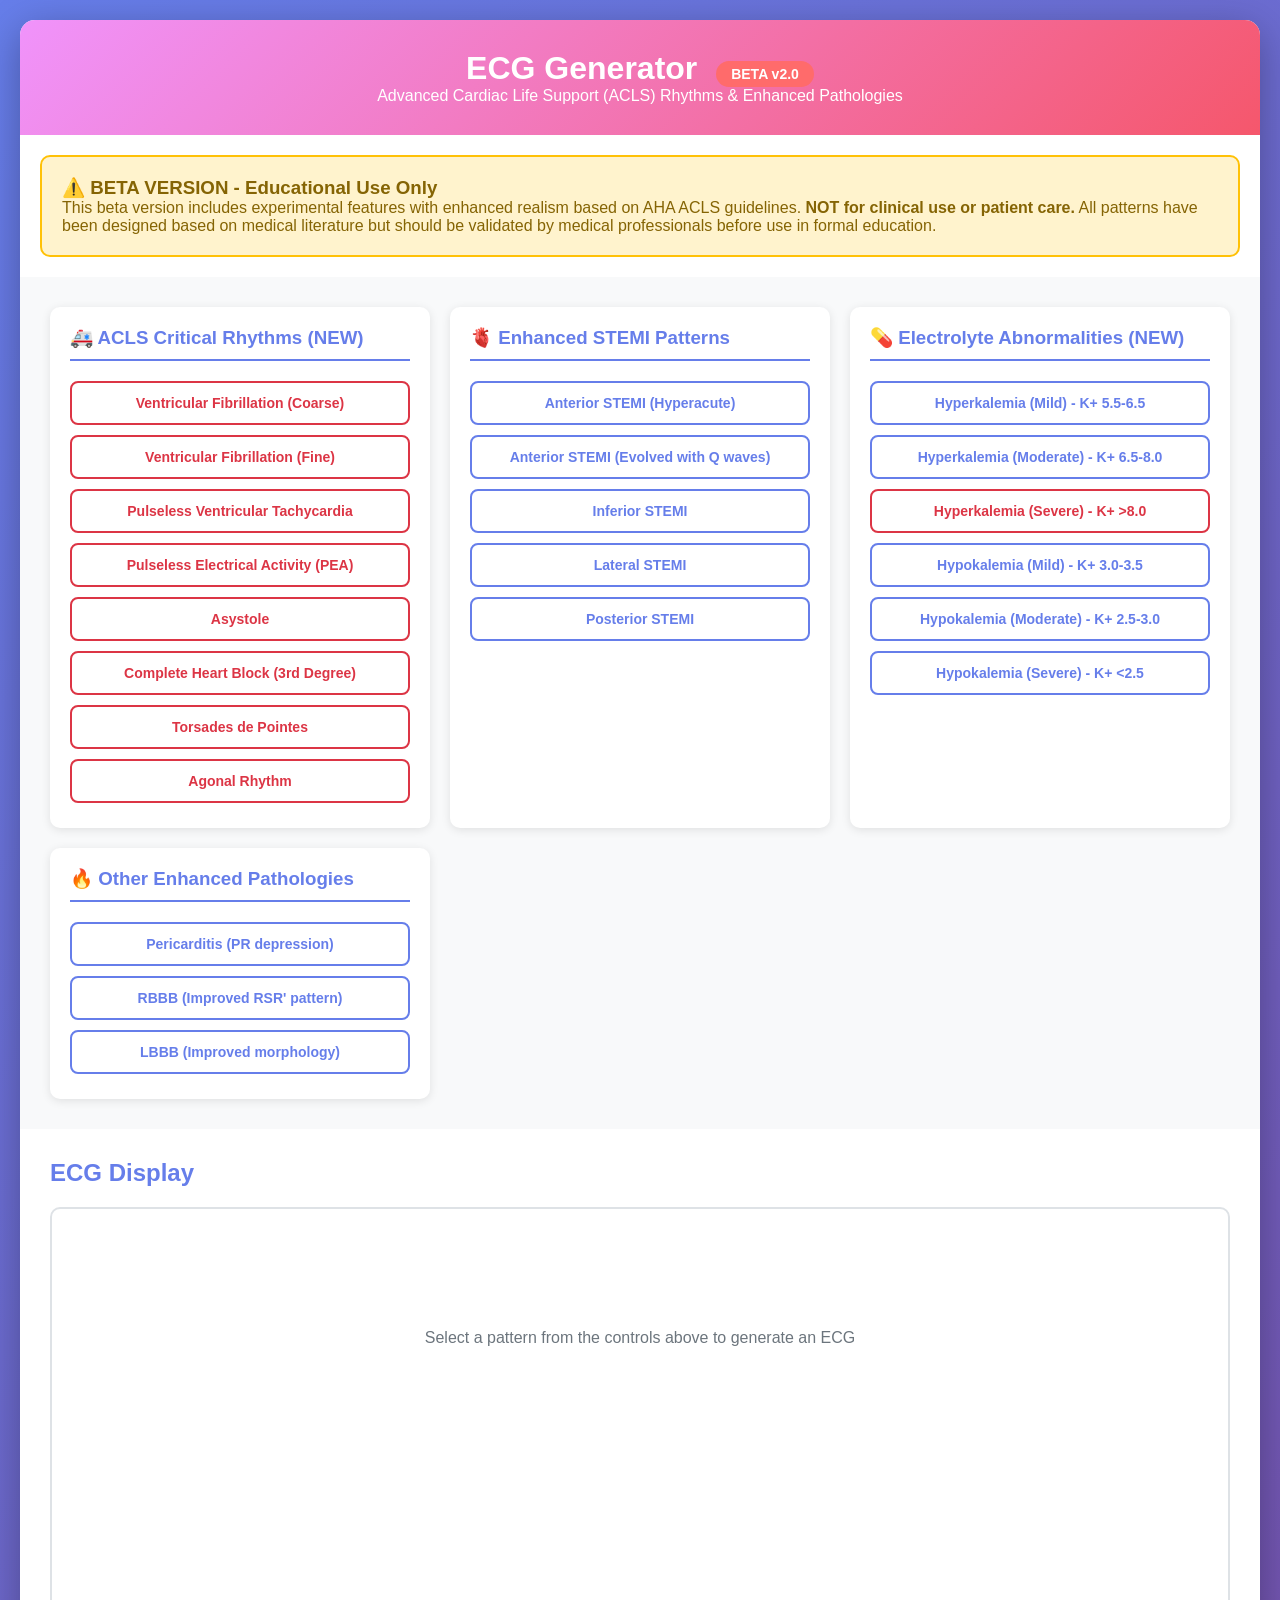
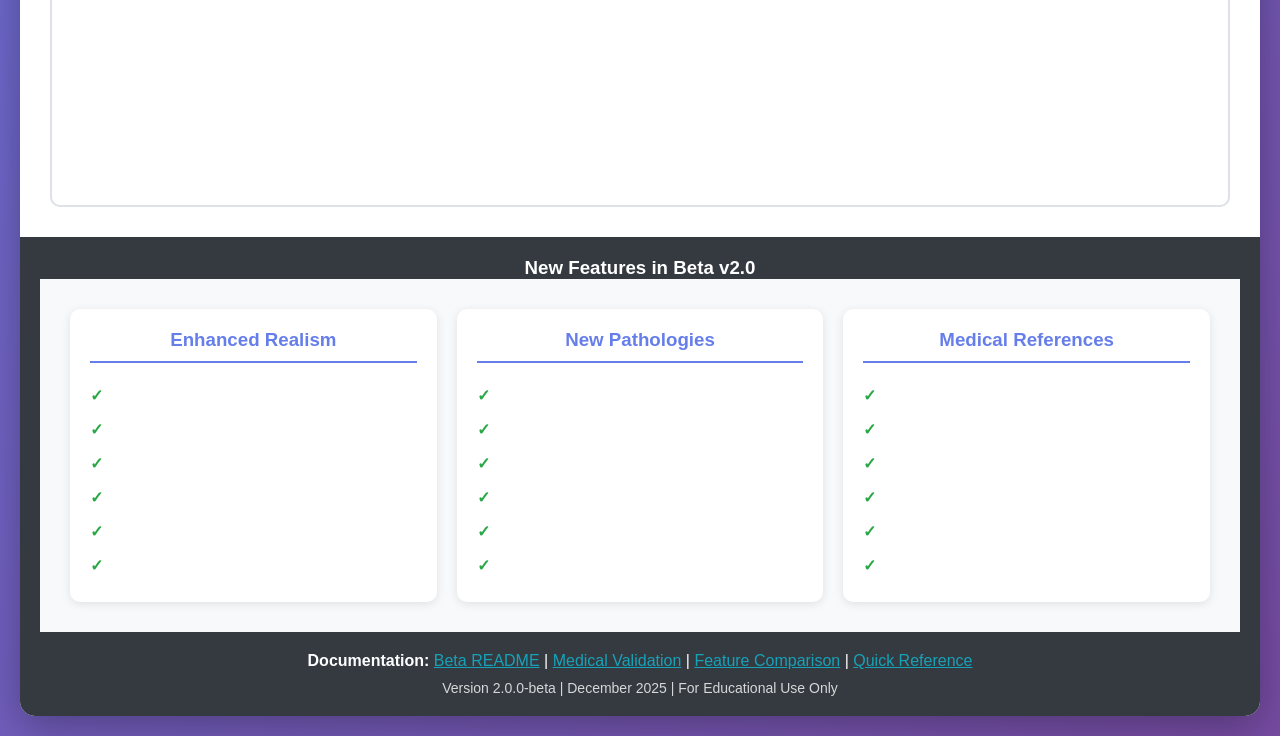
<file: demo-beta.html>
<!DOCTYPE html>
<html lang="pt-BR">
<head>
    <meta charset="UTF-8">
    <meta name="viewport" content="width=device-width, initial-scale=1.0">
    <title>ECG Generator BETA - ACLS Rhythms Demo</title>
    <style>
        * {
            margin: 0;
            padding: 0;
            box-sizing: border-box;
        }
        
        body {
            font-family: 'Segoe UI', Tahoma, Geneva, Verdana, sans-serif;
            background: linear-gradient(135deg, #667eea 0%, #764ba2 100%);
            padding: 20px;
            min-height: 100vh;
        }
        
        .container {
            max-width: 1400px;
            margin: 0 auto;
            background: white;
            border-radius: 15px;
            box-shadow: 0 10px 40px rgba(0,0,0,0.3);
            overflow: hidden;
        }
        
        .header {
            background: linear-gradient(135deg, #f093fb 0%, #f5576c 100%);
            color: white;
            padding: 30px;
            text-align: center;
        }
        
        .beta-badge {
            display: inline-block;
            background: #ff6b6b;
            color: white;
            padding: 5px 15px;
            border-radius: 20px;
            font-size: 14px;
            font-weight: bold;
            margin-left: 10px;
        }
        
        .warning {
            background: #fff3cd;
            border: 2px solid #ffc107;
            border-radius: 10px;
            padding: 20px;
            margin: 20px;
            color: #856404;
        }
        
        .controls {
            display: grid;
            grid-template-columns: repeat(auto-fit, minmax(300px, 1fr));
            gap: 20px;
            padding: 30px;
            background: #f8f9fa;
        }
        
        .control-group {
            background: white;
            padding: 20px;
            border-radius: 10px;
            box-shadow: 0 2px 10px rgba(0,0,0,0.1);
        }
        
        .control-group h3 {
            color: #667eea;
            margin-bottom: 15px;
            border-bottom: 2px solid #667eea;
            padding-bottom: 10px;
        }
        
        .pattern-btn {
            width: 100%;
            padding: 12px;
            margin: 5px 0;
            border: 2px solid #667eea;
            background: white;
            color: #667eea;
            border-radius: 8px;
            cursor: pointer;
            font-size: 14px;
            font-weight: 600;
            transition: all 0.3s;
        }
        
        .pattern-btn:hover {
            background: #667eea;
            color: white;
            transform: translateY(-2px);
            box-shadow: 0 4px 12px rgba(102, 126, 234, 0.4);
        }
        
        .pattern-btn.active {
            background: #667eea;
            color: white;
        }
        
        .critical {
            border-color: #dc3545;
            color: #dc3545;
        }
        
        .critical:hover {
            background: #dc3545;
            color: white;
        }
        
        .info-box {
            background: #e7f3ff;
            border-left: 4px solid #2196F3;
            padding: 15px;
            margin: 10px 0;
            border-radius: 5px;
        }
        
        .info-box h4 {
            color: #1976D2;
            margin-bottom: 5px;
        }
        
        .canvas-area {
            padding: 30px;
            background: white;
        }
        
        #ecg-display {
            border: 2px solid #dee2e6;
            border-radius: 10px;
            min-height: 600px;
            background: #fff;
            padding: 20px;
        }
        
        .pattern-info {
            background: #f8f9fa;
            padding: 20px;
            margin: 20px;
            border-radius: 10px;
            display: none;
        }
        
        .pattern-info.active {
            display: block;
        }
        
        .feature-list {
            list-style: none;
            padding: 0;
        }
        
        .feature-list li {
            padding: 8px 0;
            padding-left: 25px;
            position: relative;
        }
        
        .feature-list li:before {
            content: "✓";
            position: absolute;
            left: 0;
            color: #28a745;
            font-weight: bold;
        }
        
        .footer {
            background: #343a40;
            color: white;
            padding: 20px;
            text-align: center;
        }
    </style>
</head>
<body>
    <div class="container">
        <div class="header">
            <h1>ECG Generator <span class="beta-badge">BETA v2.0</span></h1>
            <p>Advanced Cardiac Life Support (ACLS) Rhythms & Enhanced Pathologies</p>
        </div>
        
        <div class="warning">
            <h3>⚠️ BETA VERSION - Educational Use Only</h3>
            <p>This beta version includes experimental features with enhanced realism based on AHA ACLS guidelines. 
            <strong>NOT for clinical use or patient care.</strong> All patterns have been designed based on medical 
            literature but should be validated by medical professionals before use in formal education.</p>
        </div>
        
        <div class="controls">
            <!-- ACLS Critical Rhythms -->
            <div class="control-group">
                <h3>🚑 ACLS Critical Rhythms (NEW)</h3>
                <button class="pattern-btn critical" onclick="showPattern('vfib-coarse')">
                    Ventricular Fibrillation (Coarse)
                </button>
                <button class="pattern-btn critical" onclick="showPattern('vfib-fine')">
                    Ventricular Fibrillation (Fine)
                </button>
                <button class="pattern-btn critical" onclick="showPattern('pulseless-vt')">
                    Pulseless Ventricular Tachycardia
                </button>
                <button class="pattern-btn critical" onclick="showPattern('pea')">
                    Pulseless Electrical Activity (PEA)
                </button>
                <button class="pattern-btn critical" onclick="showPattern('asystole')">
                    Asystole
                </button>
                <button class="pattern-btn critical" onclick="showPattern('complete-heart-block')">
                    Complete Heart Block (3rd Degree)
                </button>
                <button class="pattern-btn critical" onclick="showPattern('torsades')">
                    Torsades de Pointes
                </button>
                <button class="pattern-btn critical" onclick="showPattern('agonal')">
                    Agonal Rhythm
                </button>
            </div>
            
            <!-- Enhanced STEMI -->
            <div class="control-group">
                <h3>🫀 Enhanced STEMI Patterns</h3>
                <button class="pattern-btn" onclick="showPattern('stemi-anterior-acute')">
                    Anterior STEMI (Hyperacute)
                </button>
                <button class="pattern-btn" onclick="showPattern('stemi-anterior-evolved')">
                    Anterior STEMI (Evolved with Q waves)
                </button>
                <button class="pattern-btn" onclick="showPattern('stemi-inferior')">
                    Inferior STEMI
                </button>
                <button class="pattern-btn" onclick="showPattern('stemi-lateral')">
                    Lateral STEMI
                </button>
                <button class="pattern-btn" onclick="showPattern('stemi-posterior')">
                    Posterior STEMI
                </button>
            </div>
            
            <!-- Electrolyte Abnormalities -->
            <div class="control-group">
                <h3>💊 Electrolyte Abnormalities (NEW)</h3>
                <button class="pattern-btn" onclick="showPattern('hyperkalemia-mild')">
                    Hyperkalemia (Mild) - K+ 5.5-6.5
                </button>
                <button class="pattern-btn" onclick="showPattern('hyperkalemia-moderate')">
                    Hyperkalemia (Moderate) - K+ 6.5-8.0
                </button>
                <button class="pattern-btn critical" onclick="showPattern('hyperkalemia-severe')">
                    Hyperkalemia (Severe) - K+ >8.0
                </button>
                <button class="pattern-btn" onclick="showPattern('hypokalemia-mild')">
                    Hypokalemia (Mild) - K+ 3.0-3.5
                </button>
                <button class="pattern-btn" onclick="showPattern('hypokalemia-moderate')">
                    Hypokalemia (Moderate) - K+ 2.5-3.0
                </button>
                <button class="pattern-btn" onclick="showPattern('hypokalemia-severe')">
                    Hypokalemia (Severe) - K+ <2.5
                </button>
            </div>
            
            <!-- Other Pathologies -->
            <div class="control-group">
                <h3>🔥 Other Enhanced Pathologies</h3>
                <button class="pattern-btn" onclick="showPattern('pericarditis')">
                    Pericarditis (PR depression)
                </button>
                <button class="pattern-btn" onclick="showPattern('rbbb')">
                    RBBB (Improved RSR' pattern)
                </button>
                <button class="pattern-btn" onclick="showPattern('lbbb')">
                    LBBB (Improved morphology)
                </button>
            </div>
        </div>
        
        <div class="canvas-area">
            <h2 style="color: #667eea; margin-bottom: 20px;">ECG Display</h2>
            <div id="ecg-display">
                <p style="text-align: center; color: #6c757d; padding: 100px 20px;">
                    Select a pattern from the controls above to generate an ECG
                </p>
            </div>
        </div>
        
        <!-- Pattern Information Panels -->
        <div id="pattern-info-container"></div>
        
        <div class="footer">
            <h3>New Features in Beta v2.0</h3>
            <div class="controls">
                <div class="control-group">
                    <h3>Enhanced Realism</h3>
                    <ul class="feature-list">
                        <li>Asymmetric T waves (steeper upslope)</li>
                        <li>Heart rate variability</li>
                        <li>Improved QRS morphology</li>
                        <li>Realistic baseline wander</li>
                        <li>Powerline interference (60Hz)</li>
                        <li>Better ST segment transitions</li>
                    </ul>
                </div>
                <div class="control-group">
                    <h3>New Pathologies</h3>
                    <ul class="feature-list">
                        <li>7 ACLS critical rhythms</li>
                        <li>Hyperkalemia (3 severities)</li>
                        <li>Hypokalemia (3 severities)</li>
                        <li>Pericarditis with PR depression</li>
                        <li>Enhanced STEMI (hyperacute T)</li>
                        <li>Improved bundle blocks</li>
                    </ul>
                </div>
                <div class="control-group">
                    <h3>Medical References</h3>
                    <ul class="feature-list">
                        <li>AHA ACLS Guidelines 2020</li>
                        <li>ACC/AHA STEMI Guidelines</li>
                        <li>Dubin's ECG Interpretation</li>
                        <li>Braunwald's Heart Disease</li>
                        <li>PhysioNet ECG Database</li>
                        <li>Medical journal validation</li>
                    </ul>
                </div>
            </div>
            <p style="margin-top: 20px;">
                <strong>Documentation:</strong> 
                <a href="src-beta/README.md" style="color: #17a2b8;">Beta README</a> | 
                <a href="src-beta/VALIDATION.md" style="color: #17a2b8;">Medical Validation</a> | 
                <a href="src-beta/COMPARISON.md" style="color: #17a2b8;">Feature Comparison</a> | 
                <a href="src-beta/QUICK_REFERENCE.md" style="color: #17a2b8;">Quick Reference</a>
            </p>
            <p style="margin-top: 10px; font-size: 14px; opacity: 0.8;">
                Version 2.0.0-beta | December 2025 | For Educational Use Only
            </p>
        </div>
    </div>
    
    <script>
        // Pattern definitions with clinical information
        const patternInfo = {
            'vfib-coarse': {
                name: 'Ventricular Fibrillation (Coarse)',
                category: 'ACLS - Shockable',
                features: [
                    'Chaotic irregular waveform',
                    'Amplitude > 0.3 mV (3mm)',
                    'No discernible P, QRS, or T waves',
                    'Rate: Indeterminate'
                ],
                clinical: 'Immediate CPR and defibrillation required. More likely to respond to shock than fine VFib.',
                treatment: 'Defibrillation → CPR → Epinephrine → Amiodarone'
            },
            'vfib-fine': {
                name: 'Ventricular Fibrillation (Fine)',
                category: 'ACLS - Shockable',
                features: [
                    'Chaotic irregular waveform',
                    'Amplitude < 0.2 mV (2mm)',
                    'May resemble asystole',
                    'Confirm on multiple leads'
                ],
                clinical: 'Less likely to respond to defibrillation. May need epinephrine first to coarsen.',
                treatment: 'CPR → Epinephrine → Defibrillation'
            },
            'pulseless-vt': {
                name: 'Pulseless Ventricular Tachycardia',
                category: 'ACLS - Shockable',
                features: [
                    'Rate: 180-220 bpm',
                    'Wide QRS > 160ms',
                    'Regular rhythm',
                    'No pulse despite organized rhythm'
                ],
                clinical: 'Treat same as VFib - immediate defibrillation.',
                treatment: 'Defibrillation → CPR → Epinephrine → Amiodarone'
            },
            'pea': {
                name: 'Pulseless Electrical Activity',
                category: 'ACLS - Non-Shockable',
                features: [
                    'Organized electrical activity',
                    'No palpable pulse',
                    'Usually wide QRS',
                    'Rate typically 40-60 bpm'
                ],
                clinical: 'Find and treat reversible causes (H\'s and T\'s). Continue CPR.',
                treatment: 'CPR → Epinephrine → Treat cause (hypovolemia, tension pneumo, etc.)'
            },
            'asystole': {
                name: 'Asystole',
                category: 'ACLS - Non-Shockable',
                features: [
                    'Flat line',
                    'No electrical activity',
                    'Confirm on multiple leads',
                    'Check connections and gain'
                ],
                clinical: 'Worst prognosis. Confirm not a loose lead. Usually terminal rhythm.',
                treatment: 'CPR → Epinephrine → Treat reversible causes'
            },
            'complete-heart-block': {
                name: 'Complete Heart Block (3rd Degree)',
                category: 'Bradycardia/Block',
                features: [
                    'Complete AV dissociation',
                    'P waves: 75 bpm (independent)',
                    'QRS: 35 bpm (escape rhythm)',
                    'Wide QRS (ventricular escape)'
                ],
                clinical: 'May need temporary then permanent pacemaker. Risk of syncope.',
                treatment: 'Transcutaneous pacing → Permanent pacemaker'
            },
            'torsades': {
                name: 'Torsades de Pointes',
                category: 'Polymorphic VT',
                features: [
                    'Rate: 200-250 bpm',
                    'QRS "twists" around baseline',
                    'Varying amplitude and axis',
                    'Associated with long QT'
                ],
                clinical: 'Can degenerate into VFib. Associated with QT prolongation.',
                treatment: 'Magnesium sulfate 2g IV → Defibrillation if pulseless'
            },
            'agonal': {
                name: 'Agonal Rhythm',
                category: 'Pre-terminal',
                features: [
                    'Very slow rate < 20 bpm',
                    'Wide, bizarre QRS',
                    'Very irregular',
                    'Usually pre-terminal'
                ],
                clinical: 'Dying heart rhythm. Very poor prognosis.',
                treatment: 'Aggressive resuscitation, rarely successful'
            },
            'hyperkalemia-severe': {
                name: 'Severe Hyperkalemia',
                category: 'Electrolyte - EMERGENCY',
                features: [
                    'Potassium > 8.0 mEq/L',
                    'Sine wave pattern',
                    'Very wide QRS > 200ms',
                    'Absent P waves'
                ],
                clinical: 'LIFE THREATENING. Risk of asystole. Immediate treatment required.',
                treatment: 'Calcium gluconate → Insulin + Glucose → Dialysis'
            },
            'stemi-anterior-acute': {
                name: 'Acute Anterior STEMI',
                category: 'Acute Coronary Syndrome',
                features: [
                    'ST elevation in V1-V4 (>2mm)',
                    'Hyperacute peaked T waves',
                    'Reciprocal ST depression in II, III, aVF',
                    'Convex (tombstone) ST morphology'
                ],
                clinical: 'LAD occlusion. Time is muscle. Door-to-balloon < 90 minutes.',
                treatment: 'Aspirin → Antiplatelet → PCI or Fibrinolysis'
            }
        };
        
        function showPattern(patternId) {
            // Highlight active button
            document.querySelectorAll('.pattern-btn').forEach(btn => {
                btn.classList.remove('active');
            });
            event.target.classList.add('active');
            
            // Display pattern info
            const info = patternInfo[patternId];
            if (info) {
                displayPatternInfo(info);
            }
            
            // Display ECG (placeholder - would integrate with actual generator)
            const display = document.getElementById('ecg-display');
            display.innerHTML = `
                <div class="info-box">
                    <h4>${info ? info.name : patternId}</h4>
                    <p><strong>Category:</strong> ${info ? info.category : 'N/A'}</p>
                </div>
                <p style="text-align: center; padding: 50px; color: #6c757d;">
                    <strong>Pattern: ${patternId}</strong><br><br>
                    ECG visualization would appear here when integrated with the full beta generator.<br>
                    See documentation for implementation details.
                </p>
            `;
        }
        
        function displayPatternInfo(info) {
            const container = document.getElementById('pattern-info-container');
            container.innerHTML = `
                <div class="pattern-info active" style="margin: 20px;">
                    <h2 style="color: #667eea;">${info.name}</h2>
                    <p><strong>Category:</strong> ${info.category}</p>
                    
                    <h3 style="margin-top: 20px; color: #667eea;">Key Features:</h3>
                    <ul class="feature-list">
                        ${info.features.map(f => `<li>${f}</li>`).join('')}
                    </ul>
                    
                    <div class="info-box">
                        <h4>Clinical Significance</h4>
                        <p>${info.clinical}</p>
                    </div>
                    
                    <div class="info-box" style="background: #fff3cd; border-left-color: #ffc107;">
                        <h4 style="color: #856404;">Treatment Algorithm</h4>
                        <p style="color: #856404;">${info.treatment}</p>
                    </div>
                </div>
            `;
        }
    </script>
</body>
</html>
</file>
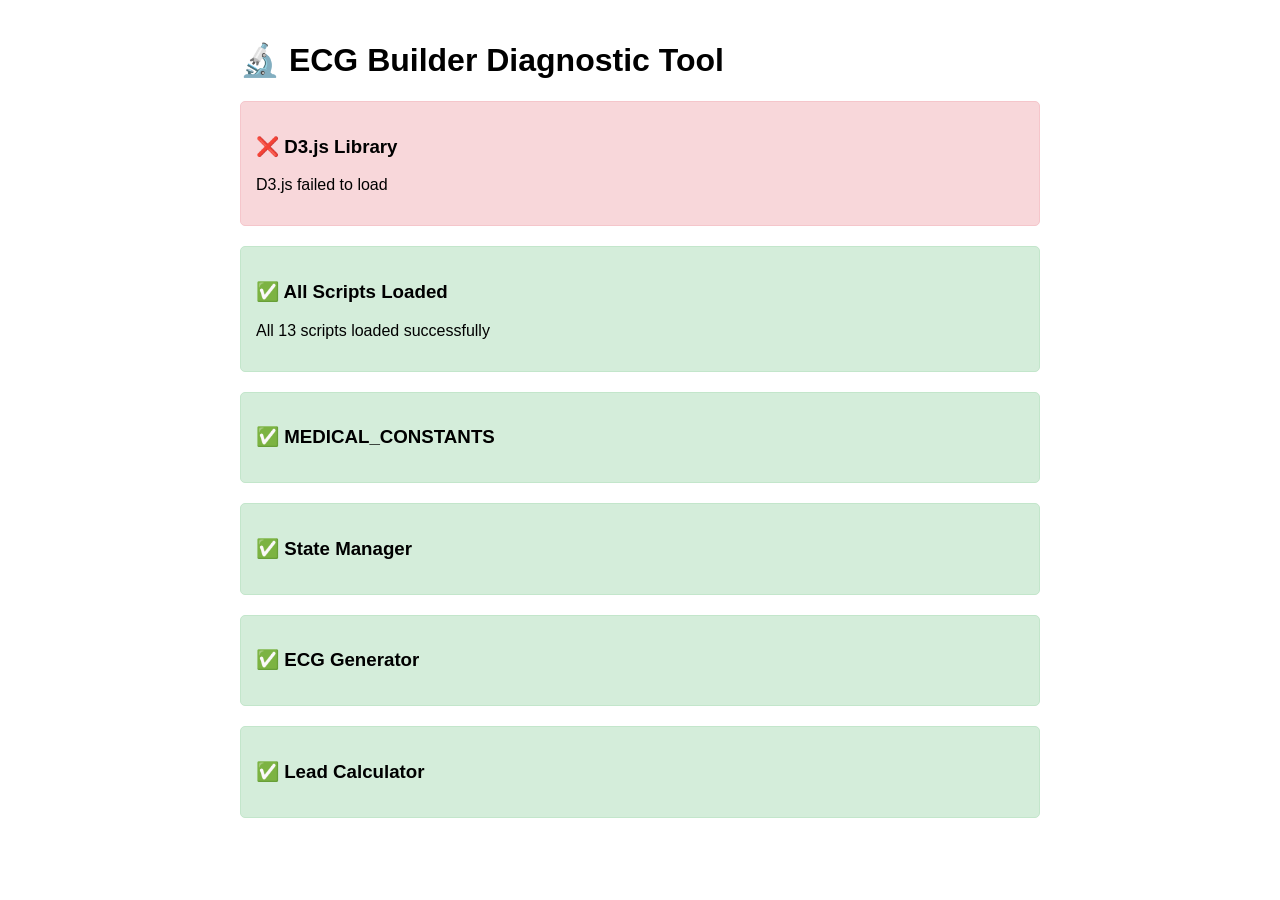
<file: diagnostic.html>
<!DOCTYPE html>
<html lang="en">
<head>
    <meta charset="UTF-8">
    <meta name="viewport" content="width=device-width, initial-scale=1.0">
    <title>ECG Builder Diagnostic</title>
    <script src="https://d3js.org/d3.v7.min.js"></script>
    <style>
        body {
            font-family: Arial, sans-serif;
            padding: 20px;
            max-width: 800px;
            margin: 0 auto;
        }
        .test {
            margin: 20px 0;
            padding: 15px;
            border: 1px solid #ddd;
            border-radius: 5px;
        }
        .pass { background: #d4edda; border-color: #c3e6cb; }
        .fail { background: #f8d7da; border-color: #f5c6cb; }
        .info { background: #d1ecf1; border-color: #bee5eb; }
        h2 { color: #333; }
        pre { background: #f5f5f5; padding: 10px; overflow-x: auto; }
        .error { color: red; font-weight: bold; }
    </style>
</head>
<body>
    <h1>🔬 ECG Builder Diagnostic Tool</h1>
    
    <div id="tests"></div>
    
    <script>
        const testsDiv = document.getElementById('tests');
        const results = [];
        
        function addTest(name, passed, message = '') {
            results.push({ name, passed, message });
            const div = document.createElement('div');
            div.className = `test ${passed ? 'pass' : 'fail'}`;
            div.innerHTML = `
                <h3>${passed ? '✅' : '❌'} ${name}</h3>
                ${message ? `<p>${message}</p>` : ''}
            `;
            testsDiv.appendChild(div);
        }
        
        function addInfo(title, content) {
            const div = document.createElement('div');
            div.className = 'test info';
            div.innerHTML = `
                <h3>ℹ️ ${title}</h3>
                <pre>${content}</pre>
            `;
            testsDiv.appendChild(div);
        }
        
        // Test 1: D3.js loaded
        addTest('D3.js Library', typeof d3 !== 'undefined', 
            typeof d3 !== 'undefined' ? `Version: ${d3.version}` : 'D3.js failed to load');
        
        // Load all scripts
        const scripts = [
            'src/utils/constants.js',
            'src/utils/state-manager.js',
            'src/core/ecg-generator.js',
            'src/core/lead-calculator.js',
            'src/core/grid-renderer.js',
            'src/models/arrhythmias.js',
            'src/models/pathologies.js',
            'src/components/parameter-panel.js',
            'src/components/ecg-canvas.js',
            'src/components/export-manager.js',
            'src/components/analysis-engine.js',
            'src/components/templates.js',
            'src/app.js'
        ];
        
        let loadedScripts = 0;
        const errors = [];
        
        scripts.forEach(src => {
            const script = document.createElement('script');
            script.src = src;
            script.onload = () => {
                loadedScripts++;
                checkComplete();
            };
            script.onerror = (e) => {
                errors.push(`Failed to load: ${src}`);
                loadedScripts++;
                checkComplete();
            };
            document.body.appendChild(script);
        });
        
        function checkComplete() {
            if (loadedScripts === scripts.length) {
                runTests();
            }
        }
        
        function runTests() {
            // Test 2: Scripts loaded
            addTest('All Scripts Loaded', errors.length === 0, 
                errors.length === 0 ? 'All 13 scripts loaded successfully' : errors.join('<br>'));
            
            // Test 3: Constants defined
            addTest('MEDICAL_CONSTANTS', typeof MEDICAL_CONSTANTS !== 'undefined');
            
            // Test 4: State Manager
            addTest('State Manager', typeof stateManager !== 'undefined');
            
            // Test 5: ECG Generator
            addTest('ECG Generator', typeof ecgGenerator !== 'undefined');
            
            // Test 6: Lead Calculator
            addTest('Lead Calculator', typeof leadCalculator !== 'undefined');
            
            // Test 7: Grid Renderer
            addTest('Grid Renderer', typeof gridRenderer !== 'undefined');
            
            // Test 8: ECG Canvas
            addTest('ECG Canvas', typeof ecgCanvas !== 'undefined');
            
            // Test 9: Try to generate ECG
            try {
                const params = stateManager.getParameters();
                const signal = ecgGenerator.generateECG(params, 2.5);
                addTest('ECG Generation', signal && signal.data && signal.data.length > 0,
                    `Generated ${signal.data.length} data points`);
            } catch (e) {
                addTest('ECG Generation', false, `Error: ${e.message}`);
                addInfo('Error Stack', e.stack);
            }
            
            // Test 10: Try to calculate leads
            try {
                const params = stateManager.getParameters();
                const baseSignal = ecgGenerator.generateECG(params, 2.5);
                const allLeads = leadCalculator.calculateAll12Leads(baseSignal, params);
                addTest('Lead Calculation', allLeads && Object.keys(allLeads).length === 12,
                    `Calculated ${Object.keys(allLeads).length} leads`);
                
                if (allLeads) {
                    addInfo('Available Leads', Object.keys(allLeads).join(', '));
                }
            } catch (e) {
                addTest('Lead Calculation', false, `Error: ${e.message}`);
                addInfo('Error Stack', e.stack);
            }
            
            // Test 11: Check for drawContinuousGrid
            try {
                const hasMethod = typeof gridRenderer.drawContinuousGrid === 'function';
                addTest('drawContinuousGrid Method', hasMethod);
            } catch (e) {
                addTest('drawContinuousGrid Method', false, `Error: ${e.message}`);
            }
            
            // Test 12: Try to render (requires DOM element)
            const testDiv = document.createElement('div');
            testDiv.id = 'test-canvas';
            testDiv.style.width = '800px';
            testDiv.style.height = '600px';
            document.body.appendChild(testDiv);
            
            try {
                const testRenderer = new ECGGridRenderer('test-canvas');
                testRenderer.initialize();
                addTest('Grid Renderer Initialization', testRenderer.svg !== null);
                
                // Try rendering continuous grid
                try {
                    testRenderer.drawContinuousGrid(800, 600);
                    addTest('Continuous Grid Rendering', true, 'Grid rendered successfully');
                } catch (e) {
                    addTest('Continuous Grid Rendering', false, `Error: ${e.message}`);
                    addInfo('Grid Error Stack', e.stack);
                }
            } catch (e) {
                addTest('Grid Renderer Initialization', false, `Error: ${e.message}`);
                addInfo('Init Error Stack', e.stack);
            }
            
            // Summary
            const passed = results.filter(r => r.passed).length;
            const total = results.length;
            const summaryDiv = document.createElement('div');
            summaryDiv.className = `test ${passed === total ? 'pass' : 'fail'}`;
            summaryDiv.innerHTML = `
                <h2>📊 Summary: ${passed}/${total} tests passed</h2>
            `;
            testsDiv.insertBefore(summaryDiv, testsDiv.firstChild);
        }
    </script>
</body>
</html>
</file>
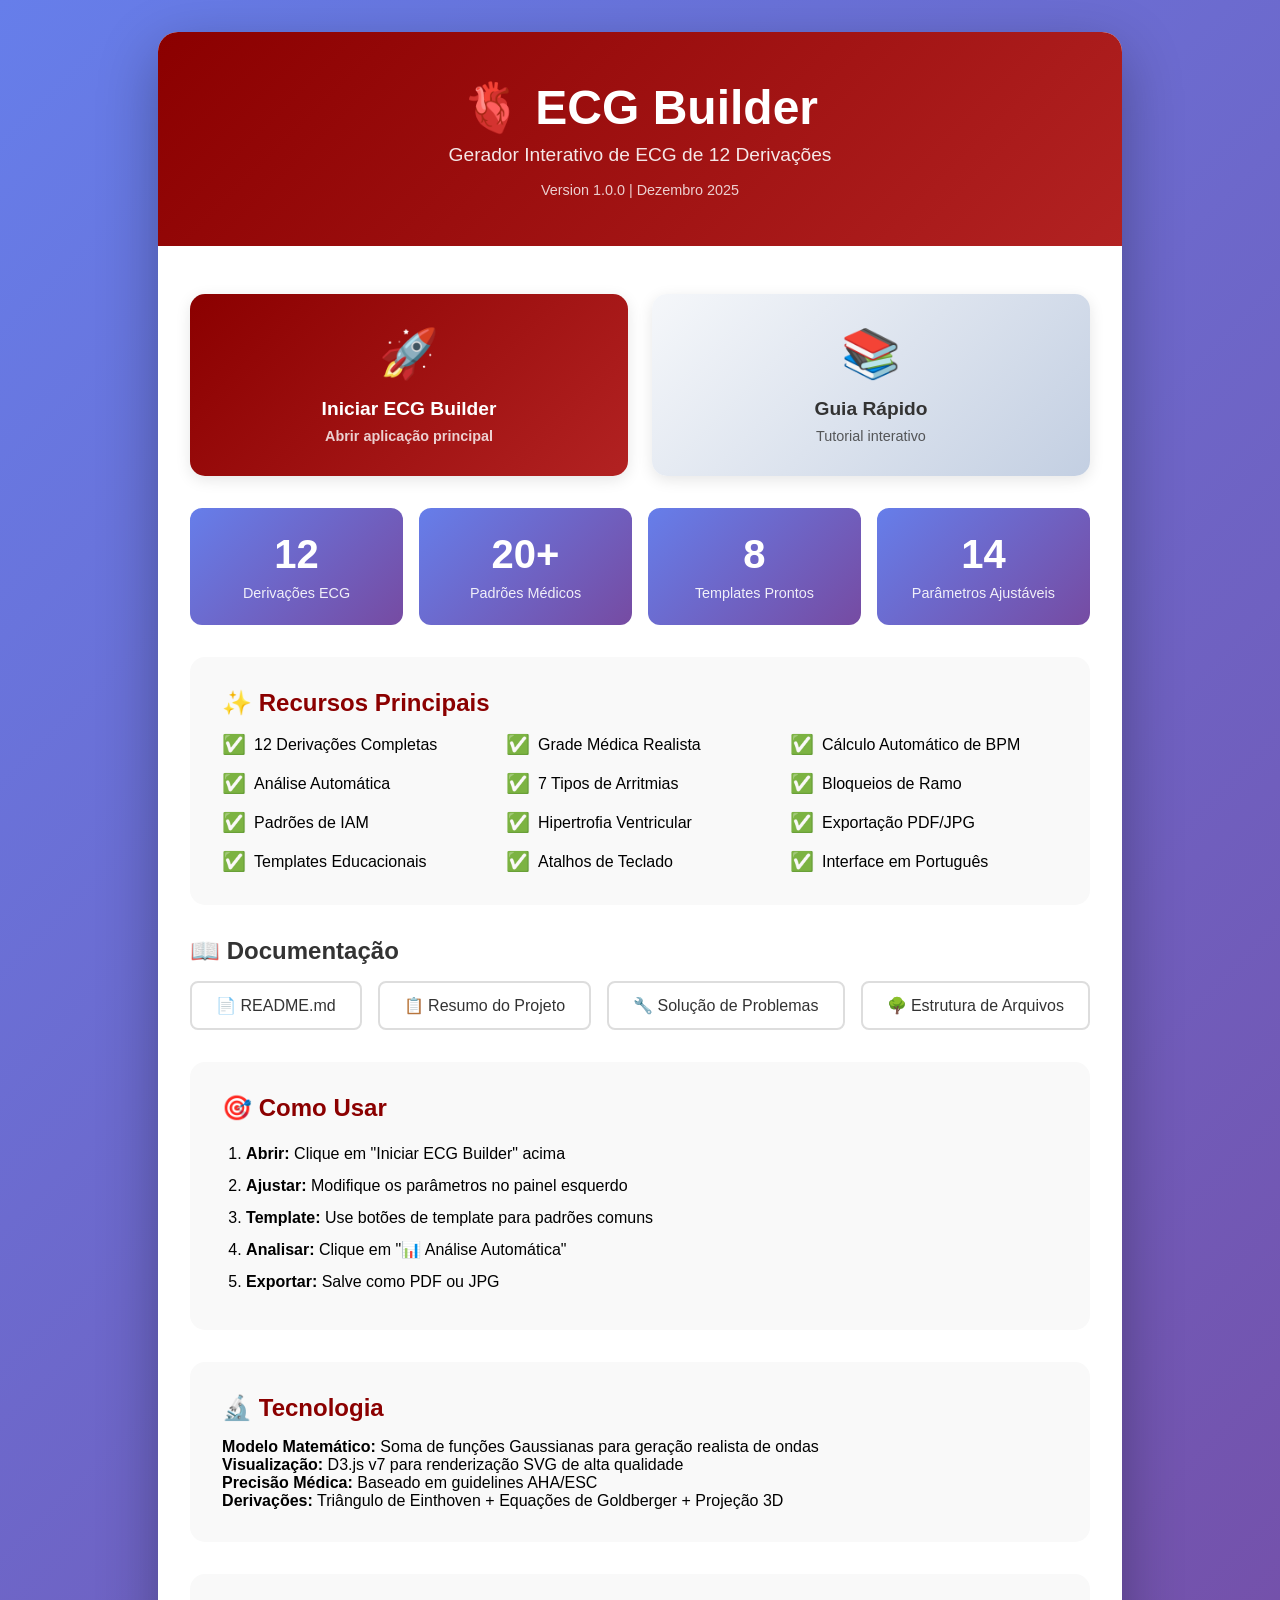
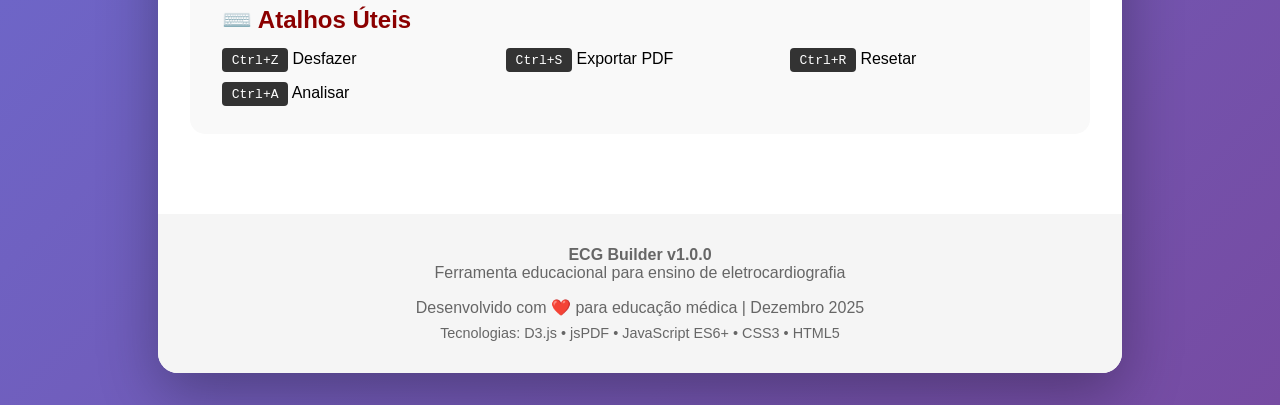
<file: home.html>
<!DOCTYPE html>
<html lang="pt-BR">
<head>
    <meta charset="UTF-8">
    <meta name="viewport" content="width=device-width, initial-scale=1.0">
    <title>ECG Builder - Home</title>
    <style>
        * { margin: 0; padding: 0; box-sizing: border-box; }
        body {
            font-family: -apple-system, BlinkMacSystemFont, 'Segoe UI', Roboto, sans-serif;
            background: linear-gradient(135deg, #667eea 0%, #764ba2 100%);
            min-height: 100vh;
            display: flex;
            align-items: center;
            justify-content: center;
            padding: 2rem;
        }
        .container {
            max-width: 1000px;
            background: white;
            border-radius: 20px;
            box-shadow: 0 20px 60px rgba(0,0,0,0.3);
            overflow: hidden;
        }
        .header {
            background: linear-gradient(135deg, #8B0000 0%, #B22222 100%);
            color: white;
            padding: 3rem 2rem;
            text-align: center;
        }
        .header h1 {
            font-size: 3rem;
            margin-bottom: 0.5rem;
        }
        .header .subtitle {
            font-size: 1.2rem;
            opacity: 0.9;
        }
        .header .version {
            margin-top: 1rem;
            font-size: 0.9rem;
            opacity: 0.8;
        }
        .content {
            padding: 3rem 2rem;
        }
        .btn-grid {
            display: grid;
            grid-template-columns: repeat(auto-fit, minmax(250px, 1fr));
            gap: 1.5rem;
            margin-bottom: 2rem;
        }
        .btn-large {
            display: flex;
            flex-direction: column;
            align-items: center;
            padding: 2rem;
            background: linear-gradient(135deg, #f5f7fa 0%, #c3cfe2 100%);
            border: none;
            border-radius: 15px;
            text-decoration: none;
            color: #333;
            transition: all 0.3s ease;
            box-shadow: 0 4px 15px rgba(0,0,0,0.1);
        }
        .btn-large:hover {
            transform: translateY(-5px);
            box-shadow: 0 8px 25px rgba(0,0,0,0.15);
        }
        .btn-large.primary {
            background: linear-gradient(135deg, #8B0000 0%, #B22222 100%);
            color: white;
            font-size: 1.1rem;
            font-weight: bold;
        }
        .btn-large .icon {
            font-size: 3rem;
            margin-bottom: 1rem;
        }
        .btn-large .title {
            font-size: 1.2rem;
            font-weight: 600;
            margin-bottom: 0.5rem;
        }
        .btn-large .desc {
            font-size: 0.9rem;
            opacity: 0.8;
            text-align: center;
        }
        .features {
            background: #f9f9f9;
            padding: 2rem;
            border-radius: 15px;
            margin: 2rem 0;
        }
        .features h2 {
            color: #8B0000;
            margin-bottom: 1rem;
        }
        .feature-list {
            display: grid;
            grid-template-columns: repeat(auto-fit, minmax(200px, 1fr));
            gap: 1rem;
        }
        .feature-item {
            display: flex;
            align-items: center;
            gap: 0.5rem;
        }
        .feature-item .check {
            color: #28a745;
            font-size: 1.2rem;
        }
        .docs-section {
            margin-top: 2rem;
        }
        .docs-section h2 {
            color: #333;
            margin-bottom: 1rem;
        }
        .doc-links {
            display: flex;
            flex-wrap: wrap;
            gap: 1rem;
        }
        .doc-link {
            padding: 0.8rem 1.5rem;
            background: white;
            border: 2px solid #ddd;
            border-radius: 8px;
            text-decoration: none;
            color: #333;
            transition: all 0.2s;
        }
        .doc-link:hover {
            border-color: #8B0000;
            color: #8B0000;
        }
        .stats {
            display: grid;
            grid-template-columns: repeat(auto-fit, minmax(150px, 1fr));
            gap: 1rem;
            margin: 2rem 0;
        }
        .stat {
            text-align: center;
            padding: 1.5rem;
            background: linear-gradient(135deg, #667eea 0%, #764ba2 100%);
            color: white;
            border-radius: 12px;
        }
        .stat .number {
            font-size: 2.5rem;
            font-weight: bold;
            margin-bottom: 0.5rem;
        }
        .stat .label {
            font-size: 0.9rem;
            opacity: 0.9;
        }
        footer {
            text-align: center;
            padding: 2rem;
            background: #f5f5f5;
            color: #666;
        }
        @media (max-width: 768px) {
            .header h1 { font-size: 2rem; }
            .btn-grid { grid-template-columns: 1fr; }
        }
    </style>
</head>
<body>
    <div class="container">
        <div class="header">
            <h1>🫀 ECG Builder</h1>
            <div class="subtitle">Gerador Interativo de ECG de 12 Derivações</div>
            <div class="version">Version 1.0.0 | Dezembro 2025</div>
        </div>

        <div class="content">
            <!-- Main Actions -->
            <div class="btn-grid">
                <a href="index.html" class="btn-large primary">
                    <div class="icon">🚀</div>
                    <div class="title">Iniciar ECG Builder</div>
                    <div class="desc">Abrir aplicação principal</div>
                </a>

                <a href="quick-start.html" class="btn-large">
                    <div class="icon">📚</div>
                    <div class="title">Guia Rápido</div>
                    <div class="desc">Tutorial interativo</div>
                </a>
            </div>

            <!-- Stats -->
            <div class="stats">
                <div class="stat">
                    <div class="number">12</div>
                    <div class="label">Derivações ECG</div>
                </div>
                <div class="stat">
                    <div class="number">20+</div>
                    <div class="label">Padrões Médicos</div>
                </div>
                <div class="stat">
                    <div class="number">8</div>
                    <div class="label">Templates Prontos</div>
                </div>
                <div class="stat">
                    <div class="number">14</div>
                    <div class="label">Parâmetros Ajustáveis</div>
                </div>
            </div>

            <!-- Features -->
            <div class="features">
                <h2>✨ Recursos Principais</h2>
                <div class="feature-list">
                    <div class="feature-item">
                        <span class="check">✅</span>
                        <span>12 Derivações Completas</span>
                    </div>
                    <div class="feature-item">
                        <span class="check">✅</span>
                        <span>Grade Médica Realista</span>
                    </div>
                    <div class="feature-item">
                        <span class="check">✅</span>
                        <span>Cálculo Automático de BPM</span>
                    </div>
                    <div class="feature-item">
                        <span class="check">✅</span>
                        <span>Análise Automática</span>
                    </div>
                    <div class="feature-item">
                        <span class="check">✅</span>
                        <span>7 Tipos de Arritmias</span>
                    </div>
                    <div class="feature-item">
                        <span class="check">✅</span>
                        <span>Bloqueios de Ramo</span>
                    </div>
                    <div class="feature-item">
                        <span class="check">✅</span>
                        <span>Padrões de IAM</span>
                    </div>
                    <div class="feature-item">
                        <span class="check">✅</span>
                        <span>Hipertrofia Ventricular</span>
                    </div>
                    <div class="feature-item">
                        <span class="check">✅</span>
                        <span>Exportação PDF/JPG</span>
                    </div>
                    <div class="feature-item">
                        <span class="check">✅</span>
                        <span>Templates Educacionais</span>
                    </div>
                    <div class="feature-item">
                        <span class="check">✅</span>
                        <span>Atalhos de Teclado</span>
                    </div>
                    <div class="feature-item">
                        <span class="check">✅</span>
                        <span>Interface em Português</span>
                    </div>
                </div>
            </div>

            <!-- Documentation Links -->
            <div class="docs-section">
                <h2>📖 Documentação</h2>
                <div class="doc-links">
                    <a href="README.md" class="doc-link">📄 README.md</a>
                    <a href="PROJECT_SUMMARY.md" class="doc-link">📋 Resumo do Projeto</a>
                    <a href="TROUBLESHOOTING.md" class="doc-link">🔧 Solução de Problemas</a>
                    <a href="FILE_TREE.md" class="doc-link">🌳 Estrutura de Arquivos</a>
                </div>
            </div>

            <!-- Quick Info -->
            <div class="features" style="margin-top: 2rem;">
                <h2>🎯 Como Usar</h2>
                <ol style="margin-left: 1.5rem; line-height: 2;">
                    <li><strong>Abrir:</strong> Clique em "Iniciar ECG Builder" acima</li>
                    <li><strong>Ajustar:</strong> Modifique os parâmetros no painel esquerdo</li>
                    <li><strong>Template:</strong> Use botões de template para padrões comuns</li>
                    <li><strong>Analisar:</strong> Clique em "📊 Análise Automática"</li>
                    <li><strong>Exportar:</strong> Salve como PDF ou JPG</li>
                </ol>
            </div>

            <!-- Technical Info -->
            <div class="features" style="margin-top: 2rem;">
                <h2>🔬 Tecnologia</h2>
                <p><strong>Modelo Matemático:</strong> Soma de funções Gaussianas para geração realista de ondas</p>
                <p><strong>Visualização:</strong> D3.js v7 para renderização SVG de alta qualidade</p>
                <p><strong>Precisão Médica:</strong> Baseado em guidelines AHA/ESC</p>
                <p><strong>Derivações:</strong> Triângulo de Einthoven + Equações de Goldberger + Projeção 3D</p>
            </div>

            <!-- Keyboard Shortcuts -->
            <div class="features" style="margin-top: 2rem;">
                <h2>⌨️ Atalhos Úteis</h2>
                <div style="display: grid; grid-template-columns: repeat(auto-fit, minmax(200px, 1fr)); gap: 1rem;">
                    <div><code style="background: #333; color: white; padding: 0.3rem 0.6rem; border-radius: 4px;">Ctrl+Z</code> Desfazer</div>
                    <div><code style="background: #333; color: white; padding: 0.3rem 0.6rem; border-radius: 4px;">Ctrl+S</code> Exportar PDF</div>
                    <div><code style="background: #333; color: white; padding: 0.3rem 0.6rem; border-radius: 4px;">Ctrl+R</code> Resetar</div>
                    <div><code style="background: #333; color: white; padding: 0.3rem 0.6rem; border-radius: 4px;">Ctrl+A</code> Analisar</div>
                </div>
            </div>
        </div>

        <footer>
            <p><strong>ECG Builder v1.0.0</strong></p>
            <p>Ferramenta educacional para ensino de eletrocardiografia</p>
            <p style="margin-top: 1rem;">Desenvolvido com ❤️ para educação médica | Dezembro 2025</p>
            <p style="margin-top: 0.5rem; font-size: 0.9rem;">
                Tecnologias: D3.js • jsPDF • JavaScript ES6+ • CSS3 • HTML5
            </p>
        </footer>
    </div>
</body>
</html>
</file>
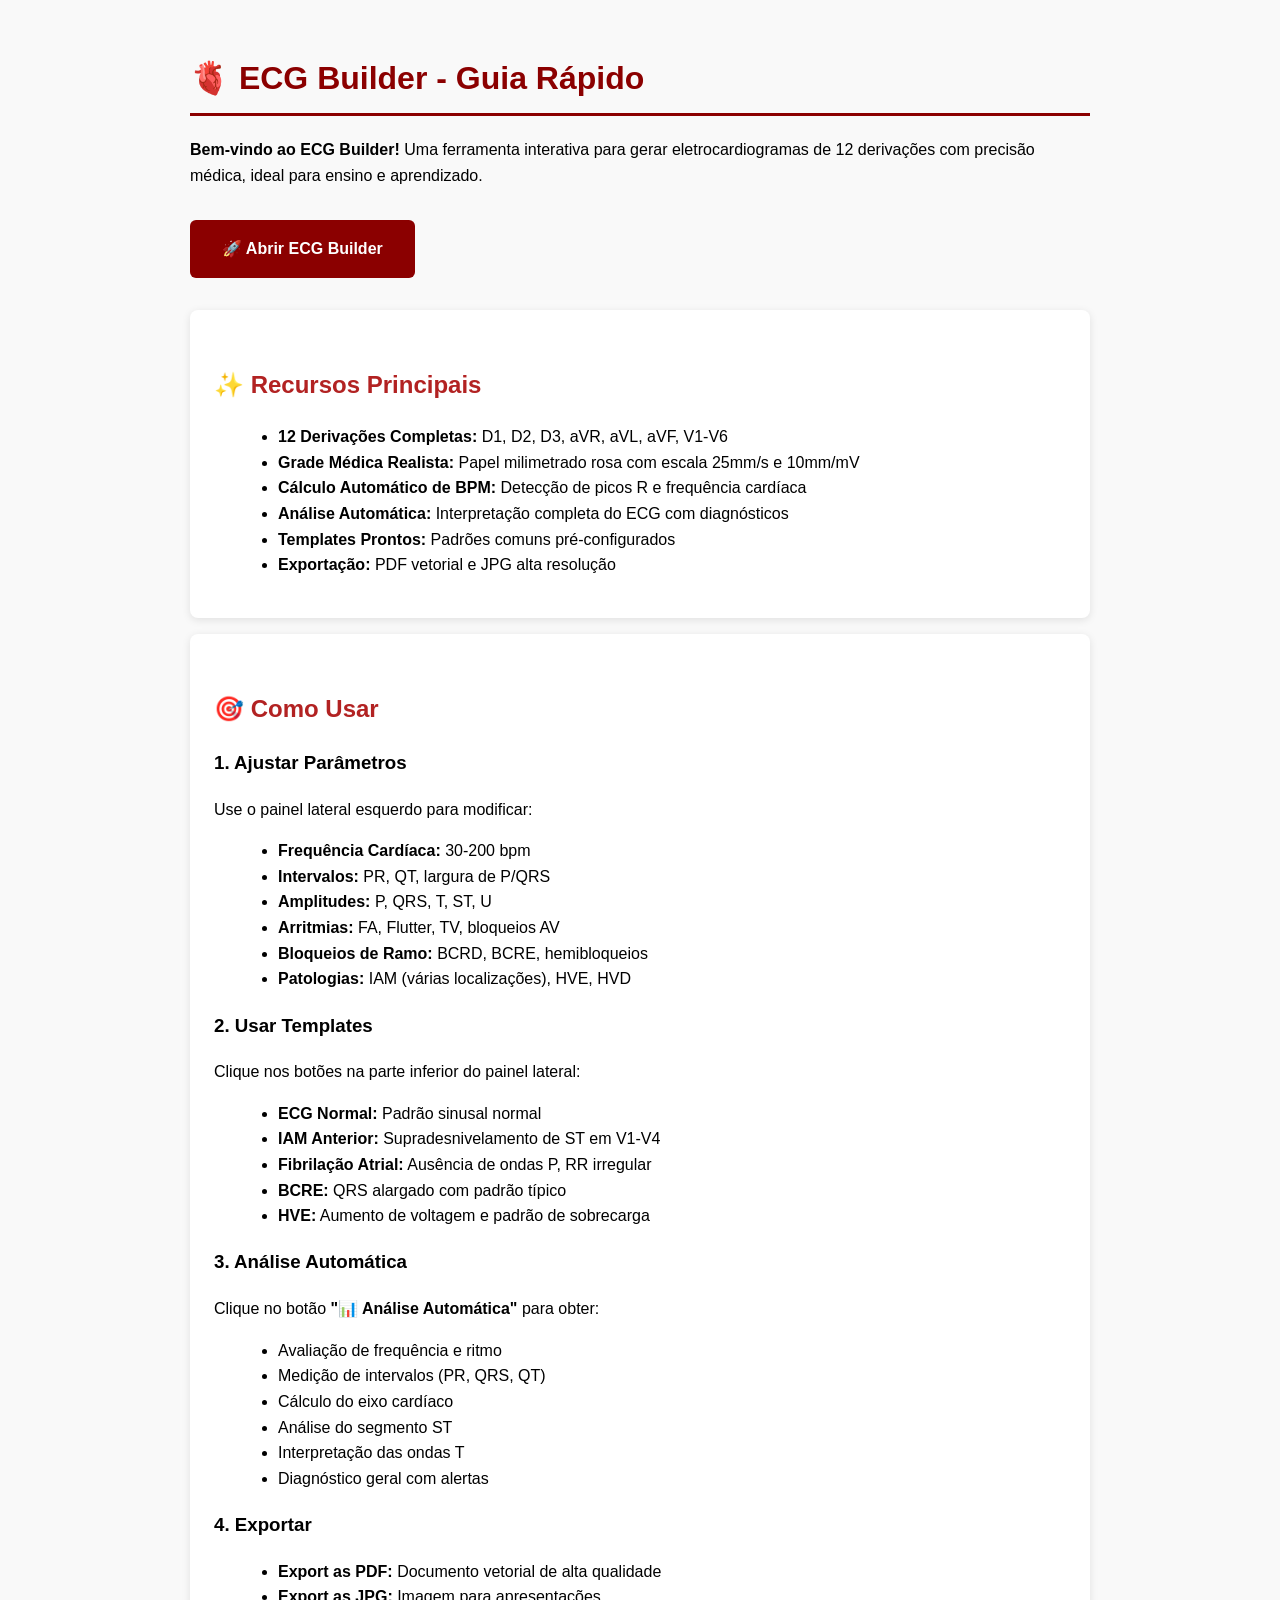
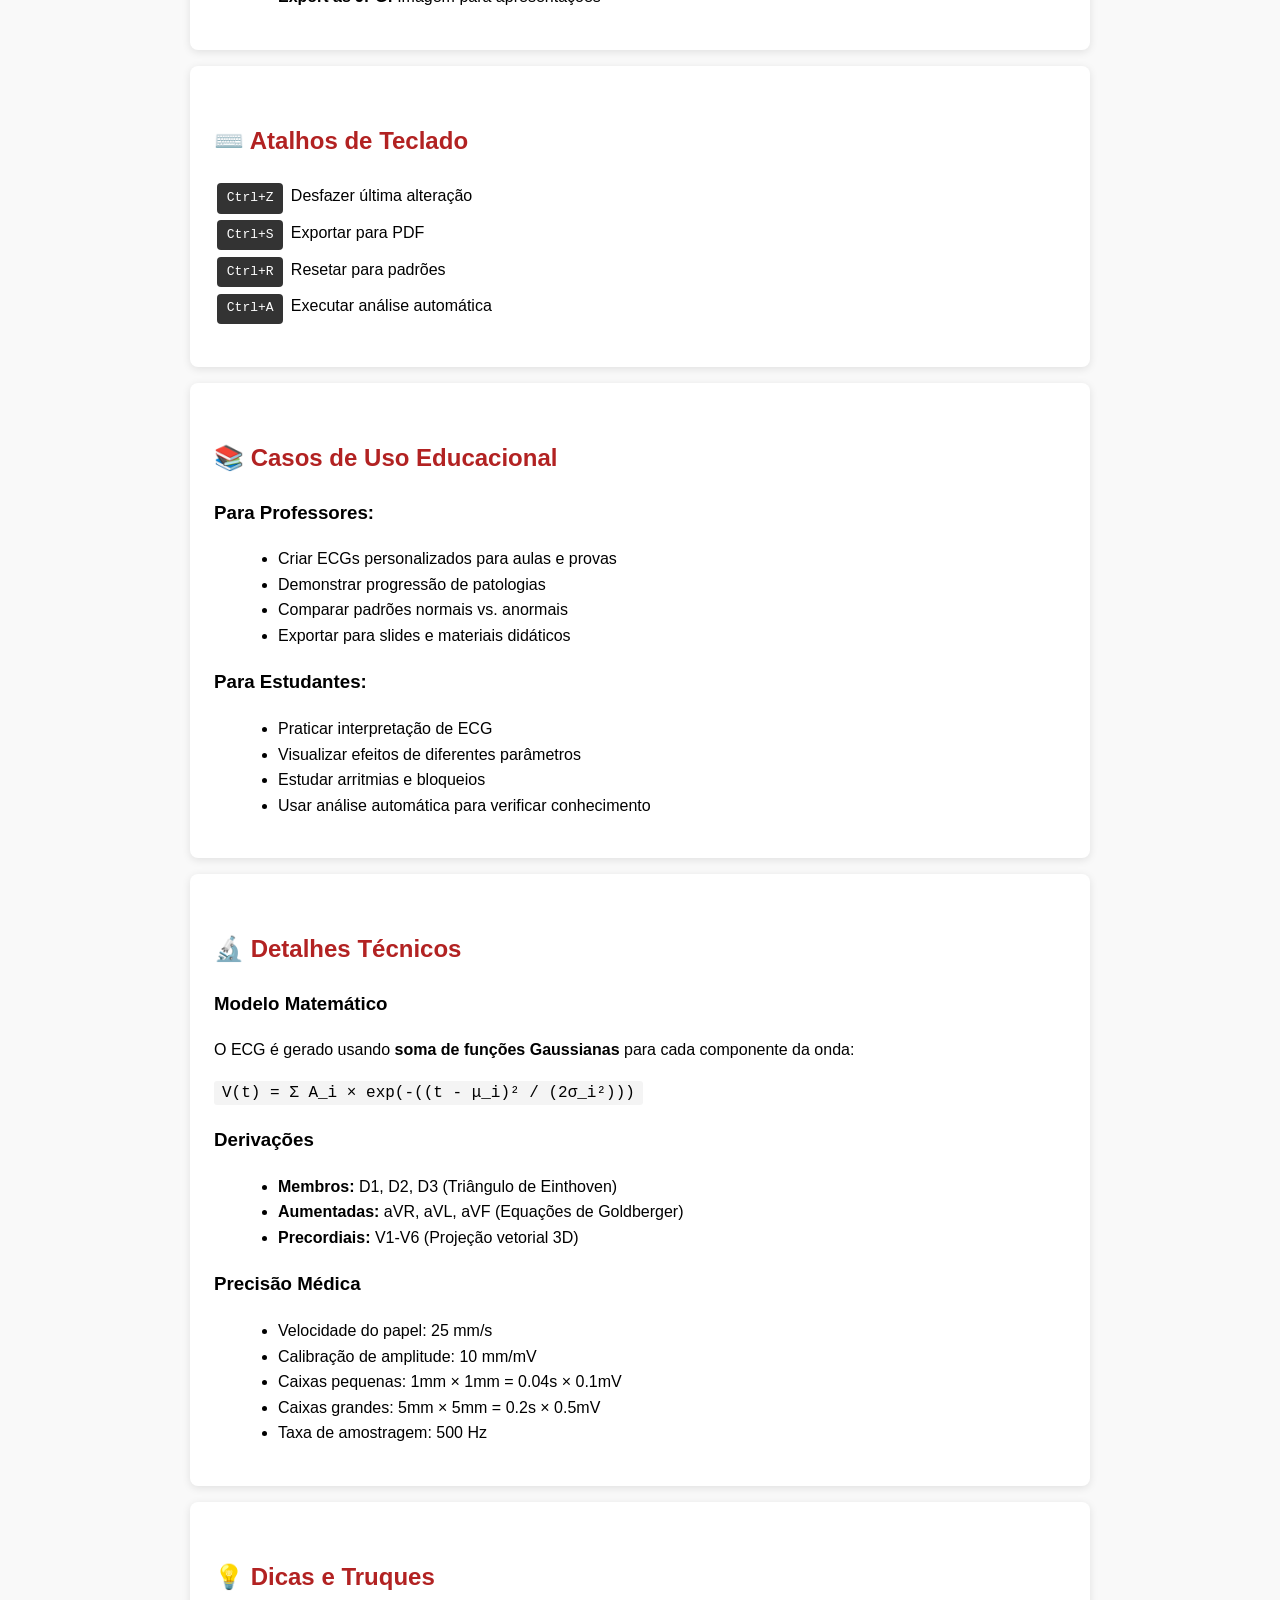
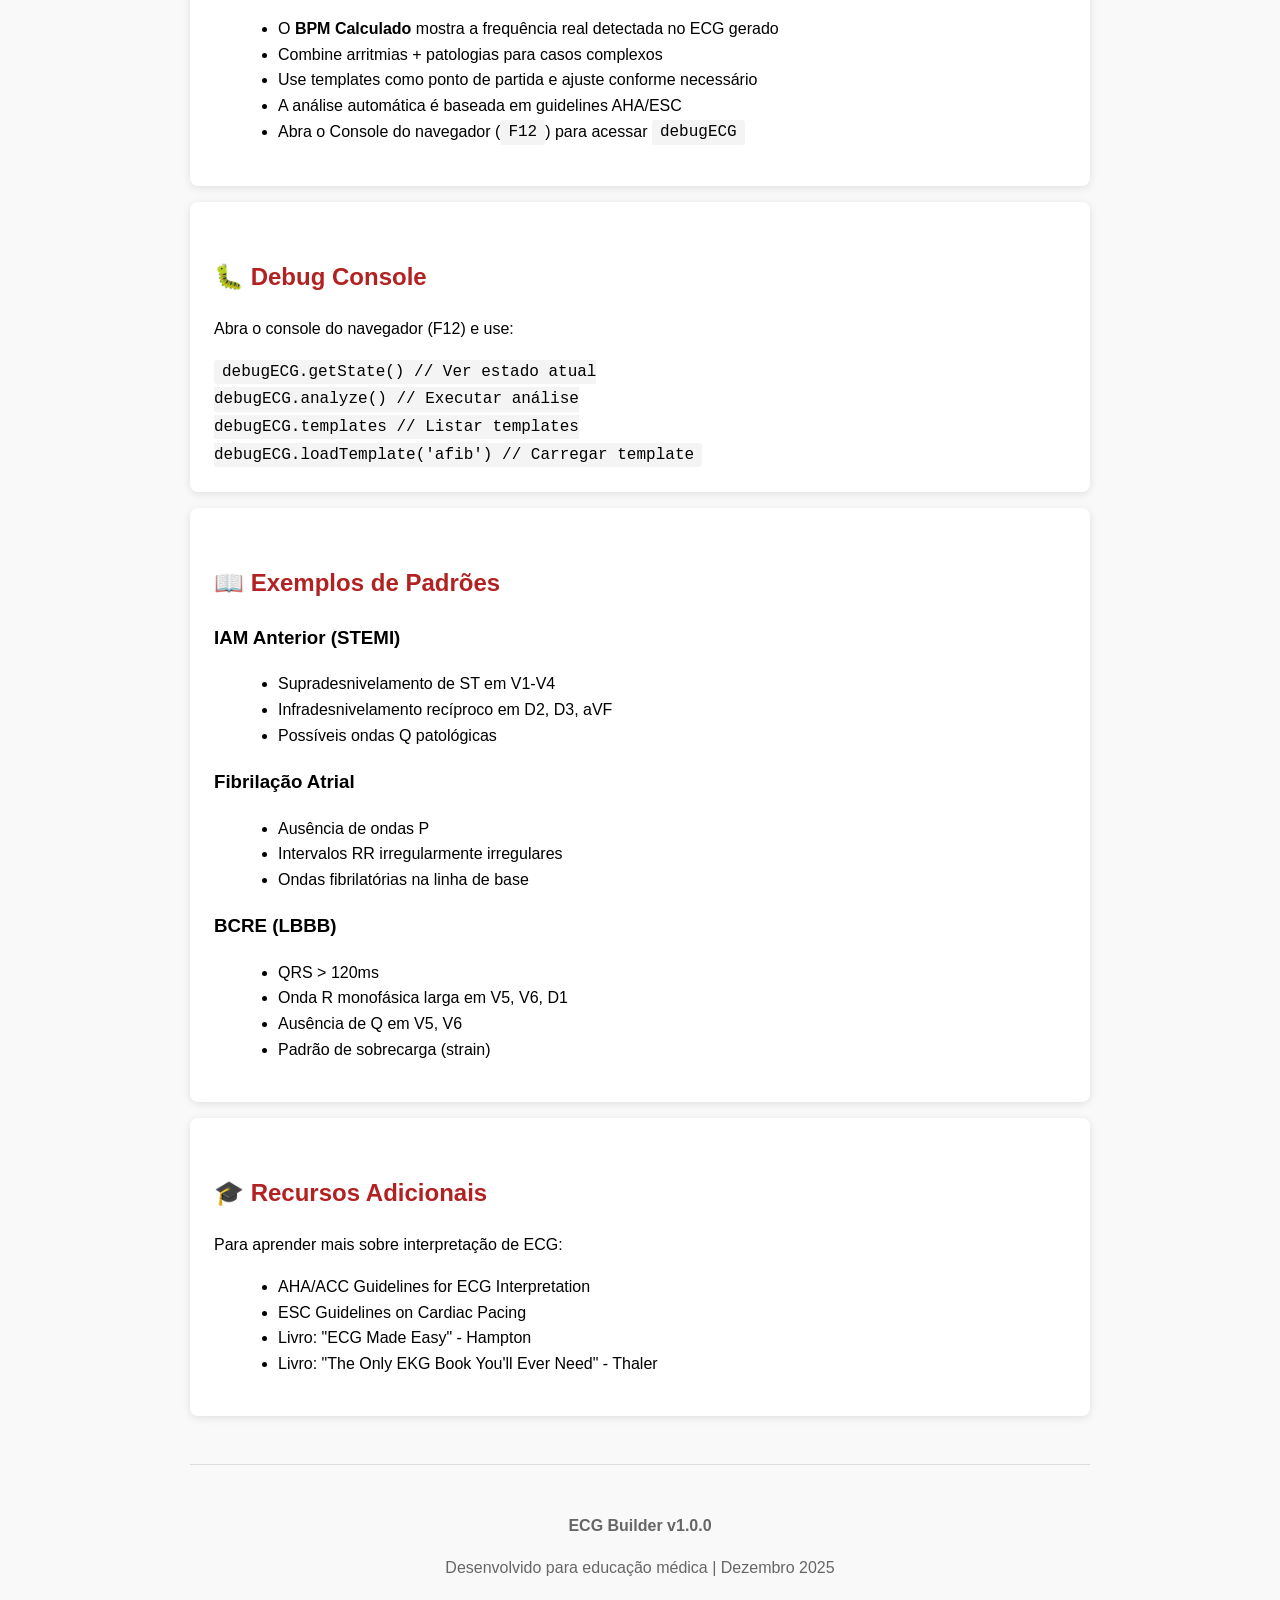
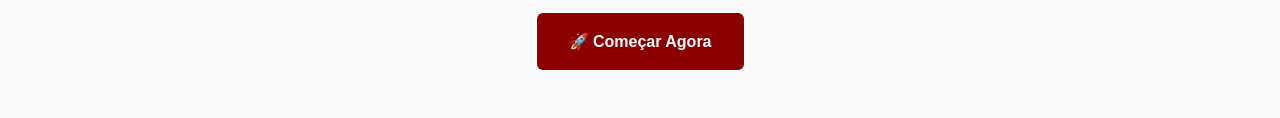
<file: quick-start.html>
<!DOCTYPE html>
<html lang="pt-BR">
<head>
    <meta charset="UTF-8">
    <meta name="viewport" content="width=device-width, initial-scale=1.0">
    <title>ECG Builder - Quick Start Guide</title>
    <style>
        body {
            font-family: -apple-system, BlinkMacSystemFont, 'Segoe UI', Roboto, sans-serif;
            max-width: 900px;
            margin: 0 auto;
            padding: 2rem;
            line-height: 1.6;
            background: #f9f9f9;
        }
        h1 { color: #8B0000; border-bottom: 3px solid #8B0000; padding-bottom: 0.5rem; }
        h2 { color: #B22222; margin-top: 2rem; }
        .feature-box {
            background: white;
            padding: 1.5rem;
            margin: 1rem 0;
            border-radius: 8px;
            box-shadow: 0 2px 8px rgba(0,0,0,0.1);
        }
        .btn {
            display: inline-block;
            background: #8B0000;
            color: white;
            padding: 1rem 2rem;
            text-decoration: none;
            border-radius: 6px;
            font-weight: bold;
            margin: 1rem 0;
        }
        .btn:hover { background: #6B0000; }
        code {
            background: #f4f4f4;
            padding: 0.2rem 0.5rem;
            border-radius: 3px;
            font-family: 'Courier New', monospace;
        }
        .shortcut {
            display: inline-block;
            background: #333;
            color: white;
            padding: 0.3rem 0.6rem;
            border-radius: 4px;
            font-family: monospace;
            margin: 0.2rem;
        }
        ul { margin-left: 1.5rem; }
    </style>
</head>
<body>
    <h1>🫀 ECG Builder - Guia Rápido</h1>
    
    <p><strong>Bem-vindo ao ECG Builder!</strong> Uma ferramenta interativa para gerar eletrocardiogramas de 12 derivações com precisão médica, ideal para ensino e aprendizado.</p>
    
    <a href="index.html" class="btn">🚀 Abrir ECG Builder</a>
    
    <div class="feature-box">
        <h2>✨ Recursos Principais</h2>
        <ul>
            <li><strong>12 Derivações Completas:</strong> D1, D2, D3, aVR, aVL, aVF, V1-V6</li>
            <li><strong>Grade Médica Realista:</strong> Papel milimetrado rosa com escala 25mm/s e 10mm/mV</li>
            <li><strong>Cálculo Automático de BPM:</strong> Detecção de picos R e frequência cardíaca</li>
            <li><strong>Análise Automática:</strong> Interpretação completa do ECG com diagnósticos</li>
            <li><strong>Templates Prontos:</strong> Padrões comuns pré-configurados</li>
            <li><strong>Exportação:</strong> PDF vetorial e JPG alta resolução</li>
        </ul>
    </div>
    
    <div class="feature-box">
        <h2>🎯 Como Usar</h2>
        
        <h3>1. Ajustar Parâmetros</h3>
        <p>Use o painel lateral esquerdo para modificar:</p>
        <ul>
            <li><strong>Frequência Cardíaca:</strong> 30-200 bpm</li>
            <li><strong>Intervalos:</strong> PR, QT, largura de P/QRS</li>
            <li><strong>Amplitudes:</strong> P, QRS, T, ST, U</li>
            <li><strong>Arritmias:</strong> FA, Flutter, TV, bloqueios AV</li>
            <li><strong>Bloqueios de Ramo:</strong> BCRD, BCRE, hemibloqueios</li>
            <li><strong>Patologias:</strong> IAM (várias localizações), HVE, HVD</li>
        </ul>
        
        <h3>2. Usar Templates</h3>
        <p>Clique nos botões na parte inferior do painel lateral:</p>
        <ul>
            <li><strong>ECG Normal:</strong> Padrão sinusal normal</li>
            <li><strong>IAM Anterior:</strong> Supradesnivelamento de ST em V1-V4</li>
            <li><strong>Fibrilação Atrial:</strong> Ausência de ondas P, RR irregular</li>
            <li><strong>BCRE:</strong> QRS alargado com padrão típico</li>
            <li><strong>HVE:</strong> Aumento de voltagem e padrão de sobrecarga</li>
        </ul>
        
        <h3>3. Análise Automática</h3>
        <p>Clique no botão <strong>"📊 Análise Automática"</strong> para obter:</p>
        <ul>
            <li>Avaliação de frequência e ritmo</li>
            <li>Medição de intervalos (PR, QRS, QT)</li>
            <li>Cálculo do eixo cardíaco</li>
            <li>Análise do segmento ST</li>
            <li>Interpretação das ondas T</li>
            <li>Diagnóstico geral com alertas</li>
        </ul>
        
        <h3>4. Exportar</h3>
        <ul>
            <li><strong>Export as PDF:</strong> Documento vetorial de alta qualidade</li>
            <li><strong>Export as JPG:</strong> Imagem para apresentações</li>
        </ul>
    </div>
    
    <div class="feature-box">
        <h2>⌨️ Atalhos de Teclado</h2>
        <p>
            <span class="shortcut">Ctrl+Z</span> Desfazer última alteração<br>
            <span class="shortcut">Ctrl+S</span> Exportar para PDF<br>
            <span class="shortcut">Ctrl+R</span> Resetar para padrões<br>
            <span class="shortcut">Ctrl+A</span> Executar análise automática
        </p>
    </div>
    
    <div class="feature-box">
        <h2>📚 Casos de Uso Educacional</h2>
        
        <h3>Para Professores:</h3>
        <ul>
            <li>Criar ECGs personalizados para aulas e provas</li>
            <li>Demonstrar progressão de patologias</li>
            <li>Comparar padrões normais vs. anormais</li>
            <li>Exportar para slides e materiais didáticos</li>
        </ul>
        
        <h3>Para Estudantes:</h3>
        <ul>
            <li>Praticar interpretação de ECG</li>
            <li>Visualizar efeitos de diferentes parâmetros</li>
            <li>Estudar arritmias e bloqueios</li>
            <li>Usar análise automática para verificar conhecimento</li>
        </ul>
    </div>
    
    <div class="feature-box">
        <h2>🔬 Detalhes Técnicos</h2>
        
        <h3>Modelo Matemático</h3>
        <p>O ECG é gerado usando <strong>soma de funções Gaussianas</strong> para cada componente da onda:</p>
        <code>V(t) = Σ A_i × exp(-((t - μ_i)² / (2σ_i²)))</code>
        
        <h3>Derivações</h3>
        <ul>
            <li><strong>Membros:</strong> D1, D2, D3 (Triângulo de Einthoven)</li>
            <li><strong>Aumentadas:</strong> aVR, aVL, aVF (Equações de Goldberger)</li>
            <li><strong>Precordiais:</strong> V1-V6 (Projeção vetorial 3D)</li>
        </ul>
        
        <h3>Precisão Médica</h3>
        <ul>
            <li>Velocidade do papel: 25 mm/s</li>
            <li>Calibração de amplitude: 10 mm/mV</li>
            <li>Caixas pequenas: 1mm × 1mm = 0.04s × 0.1mV</li>
            <li>Caixas grandes: 5mm × 5mm = 0.2s × 0.5mV</li>
            <li>Taxa de amostragem: 500 Hz</li>
        </ul>
    </div>
    
    <div class="feature-box">
        <h2>💡 Dicas e Truques</h2>
        <ul>
            <li>O <strong>BPM Calculado</strong> mostra a frequência real detectada no ECG gerado</li>
            <li>Combine arritmias + patologias para casos complexos</li>
            <li>Use templates como ponto de partida e ajuste conforme necessário</li>
            <li>A análise automática é baseada em guidelines AHA/ESC</li>
            <li>Abra o Console do navegador (<code>F12</code>) para acessar <code>debugECG</code></li>
        </ul>
    </div>
    
    <div class="feature-box">
        <h2>🐛 Debug Console</h2>
        <p>Abra o console do navegador (F12) e use:</p>
        <code>
            debugECG.getState() // Ver estado atual<br>
            debugECG.analyze() // Executar análise<br>
            debugECG.templates // Listar templates<br>
            debugECG.loadTemplate('afib') // Carregar template
        </code>
    </div>
    
    <div class="feature-box">
        <h2>📖 Exemplos de Padrões</h2>
        
        <h3>IAM Anterior (STEMI)</h3>
        <ul>
            <li>Supradesnivelamento de ST em V1-V4</li>
            <li>Infradesnivelamento recíproco em D2, D3, aVF</li>
            <li>Possíveis ondas Q patológicas</li>
        </ul>
        
        <h3>Fibrilação Atrial</h3>
        <ul>
            <li>Ausência de ondas P</li>
            <li>Intervalos RR irregularmente irregulares</li>
            <li>Ondas fibrilatórias na linha de base</li>
        </ul>
        
        <h3>BCRE (LBBB)</h3>
        <ul>
            <li>QRS > 120ms</li>
            <li>Onda R monofásica larga em V5, V6, D1</li>
            <li>Ausência de Q em V5, V6</li>
            <li>Padrão de sobrecarga (strain)</li>
        </ul>
    </div>
    
    <div class="feature-box">
        <h2>🎓 Recursos Adicionais</h2>
        <p>Para aprender mais sobre interpretação de ECG:</p>
        <ul>
            <li>AHA/ACC Guidelines for ECG Interpretation</li>
            <li>ESC Guidelines on Cardiac Pacing</li>
            <li>Livro: "ECG Made Easy" - Hampton</li>
            <li>Livro: "The Only EKG Book You'll Ever Need" - Thaler</li>
        </ul>
    </div>
    
    <footer style="text-align: center; margin-top: 3rem; padding-top: 2rem; border-top: 1px solid #ddd; color: #666;">
        <p><strong>ECG Builder v1.0.0</strong></p>
        <p>Desenvolvido para educação médica | Dezembro 2025</p>
        <a href="index.html" class="btn">🚀 Começar Agora</a>
    </footer>
</body>
</html>
</file>
